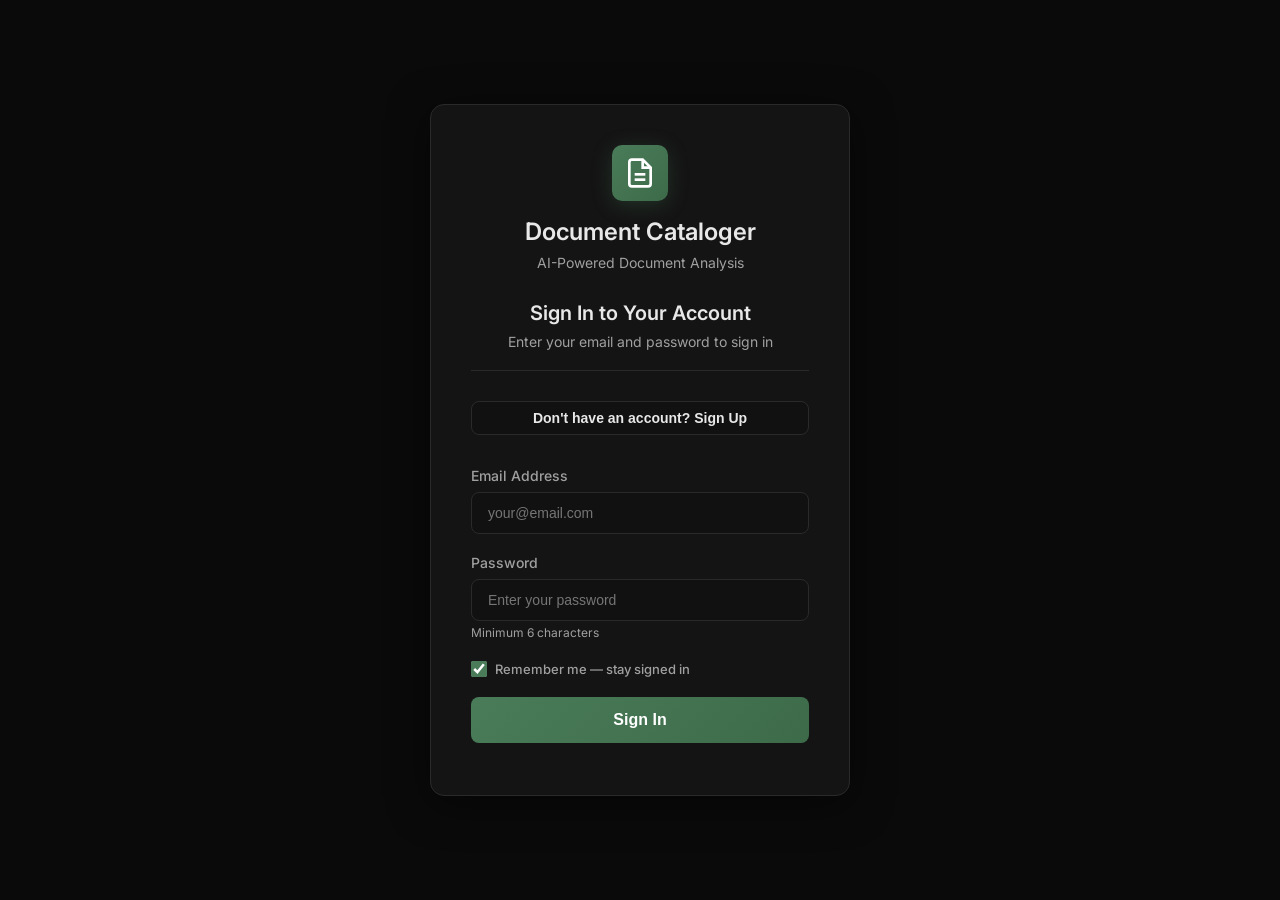
<file: app/static/auth.html>
<!doctype html>
<html lang="en">
  <head>
    <meta charset="UTF-8" />
    <meta name="viewport" content="width=device-width, initial-scale=1.0" />
    <title>Login - RAG Document Cataloger</title>
    <link
      href="https://fonts.googleapis.com/css2?family=Inter:wght@300;400;500;600;700&display=swap"
      rel="stylesheet"
    />
    <style>
      * {
        margin: 0;
        padding: 0;
        box-sizing: border-box;
      }

      :root {
        --bg-primary: #0a0a0a;
        --bg-secondary: #111111;
        --bg-card: #141414;
        --bg-hover: #1f1f1f;
        --green-primary: #4a7c59;
        --green-light: #5d9b6e;
        --green-dark: #3d6b4a;
        --green-glow: rgba(74, 124, 89, 0.3);
        --text-primary: #e8e8e8;
        --text-secondary: #a0a0a0;
        --text-muted: #666666;
        --border-color: #2a2a2a;
        --danger: #c45c5c;
        --success: #4a7c59;
      }

      body {
        font-family:
          "Inter",
          -apple-system,
          BlinkMacSystemFont,
          "Segoe UI",
          Roboto,
          sans-serif;
        background: var(--bg-primary);
        min-height: 100vh;
        display: flex;
        align-items: center;
        justify-content: center;
        padding: 20px;
        color: var(--text-primary);
      }

      .auth-container {
        background: var(--bg-card);
        border: 1px solid var(--border-color);
        border-radius: 14px;
        box-shadow: 0 8px 40px rgba(0, 0, 0, 0.5);
        width: 100%;
        max-width: 420px;
        padding: 40px;
      }

      .logo {
        text-align: center;
        margin-bottom: 30px;
      }

      .logo-icon {
        width: 56px;
        height: 56px;
        background: linear-gradient(
          135deg,
          var(--green-primary),
          var(--green-dark)
        );
        border-radius: 10px;
        display: flex;
        align-items: center;
        justify-content: center;
        margin: 0 auto 16px;
        box-shadow: 0 4px 20px var(--green-glow);
      }

      .logo-icon svg {
        color: white;
      }

      .logo h1 {
        color: var(--text-primary);
        font-size: 24px;
        margin-bottom: 8px;
        font-weight: 600;
      }

      .logo p {
        color: var(--text-secondary);
        font-size: 14px;
      }

      .page-title {
        text-align: center;
        margin-bottom: 30px;
        padding-bottom: 20px;
        border-bottom: 1px solid var(--border-color);
      }

      .page-title h2 {
        color: var(--text-primary);
        font-size: 20px;
        font-weight: 600;
      }

      .page-title p {
        color: var(--text-secondary);
        font-size: 14px;
        margin-top: 8px;
      }

      .form-group {
        margin-bottom: 20px;
      }

      label {
        display: block;
        margin-bottom: 8px;
        color: var(--text-secondary);
        font-weight: 500;
        font-size: 14px;
      }

      input {
        width: 100%;
        padding: 12px 16px;
        background: var(--bg-secondary);
        border: 1px solid var(--border-color);
        border-radius: 8px;
        font-size: 14px;
        color: var(--text-primary);
        transition: all 0.2s ease;
      }

      input:focus {
        outline: none;
        border-color: var(--green-primary);
        background: var(--bg-hover);
      }

      .btn {
        width: 100%;
        padding: 14px;
        border: none;
        border-radius: 8px;
        font-size: 16px;
        font-weight: 600;
        cursor: pointer;
        transition: all 0.2s ease;
        margin-bottom: 12px;
      }

      .btn-primary {
        background: linear-gradient(
          135deg,
          var(--green-primary),
          var(--green-dark)
        );
        color: white;
      }

      .btn-primary:hover:not(:disabled) {
        background: var(--green-light);
        transform: translateY(-2px);
        box-shadow: 0 8px 20px var(--green-glow);
      }

      .btn-primary:active {
        transform: translateY(0);
      }

      .btn-primary:disabled {
        opacity: 0.6;
        cursor: not-allowed;
      }

      .btn-secondary {
        background: var(--bg-secondary);
        color: var(--text-primary);
        border: 1px solid var(--border-color);
      }

      .btn-secondary:hover {
        background: var(--bg-hover);
        border-color: var(--green-primary);
      }

      .error-message {
        background: rgba(196, 92, 92, 0.1);
        border: 1px solid var(--danger);
        color: var(--danger);
        padding: 12px;
        border-radius: 8px;
        margin-bottom: 16px;
        font-size: 14px;
        display: none;
      }

      .success-message {
        background: rgba(74, 124, 89, 0.1);
        border: 1px solid var(--success);
        color: var(--green-light);
        padding: 12px;
        border-radius: 8px;
        margin-bottom: 16px;
        font-size: 14px;
        display: none;
      }

      .loading {
        display: none;
        text-align: center;
        color: var(--green-primary);
        margin-top: 16px;
      }

      .spinner {
        border: 3px solid var(--bg-secondary);
        border-top: 3px solid var(--green-primary);
        border-radius: 50%;
        width: 30px;
        height: 30px;
        animation: spin 1s linear infinite;
        margin: 0 auto 12px;
      }

      @keyframes spin {
        0% {
          transform: rotate(0deg);
        }
        100% {
          transform: rotate(360deg);
        }
      }

      .step {
        display: none;
      }

      .step.active {
        display: block;
      }

      .back-button {
        margin-top: 16px;
        text-align: center;
      }

      .back-button a {
        color: var(--text-secondary);
        text-decoration: none;
        font-size: 14px;
        cursor: pointer;
      }

      .back-button a:hover {
        color: var(--green-primary);
      }

      .code-input {
        text-align: center;
        font-size: 24px;
        letter-spacing: 10px;
        font-family: "Courier New", monospace;
        font-weight: bold;
      }

      .info-box {
        background: rgba(74, 124, 89, 0.1);
        border: 1px solid var(--green-primary);
        border-radius: 8px;
        padding: 12px;
        margin-bottom: 20px;
        font-size: 13px;
        color: var(--text-secondary);
      }

      .info-box strong {
        color: var(--green-light);
      }

      .remember-me {
        display: flex;
        align-items: center;
        gap: 8px;
        margin-bottom: 20px;
        cursor: pointer;
      }

      .remember-me input[type="checkbox"] {
        width: 16px;
        height: 16px;
        accent-color: var(--green-primary);
        cursor: pointer;
      }

      .remember-me label {
        margin-bottom: 0;
        cursor: pointer;
        user-select: none;
        font-size: 13px;
        color: var(--text-secondary);
      }
    </style>
  </head>
  <body>
    <div class="auth-container">
      <div class="logo">
        <div class="logo-icon">
          <svg
            width="32"
            height="32"
            viewBox="0 0 24 24"
            fill="none"
            stroke="currentColor"
            stroke-width="2"
          >
            <path
              d="M14 2H6a2 2 0 0 0-2 2v16a2 2 0 0 0 2 2h12a2 2 0 0 0 2-2V8z"
            ></path>
            <polyline points="14 2 14 8 20 8"></polyline>
            <line x1="16" y1="13" x2="8" y2="13"></line>
            <line x1="16" y1="17" x2="8" y2="17"></line>
          </svg>
        </div>
        <h1>Document Cataloger</h1>
        <p>AI-Powered Document Analysis</p>
      </div>

      <div class="page-title">
        <h2 id="page-title-text">Sign In to Your Account</h2>
        <p id="page-subtitle">Enter your email and password to sign in</p>
      </div>

      <div id="error-message" class="error-message"></div>
      <div id="success-message" class="success-message"></div>

      <!-- Mode Toggle -->
      <div style="text-align: center; margin-bottom: 20px">
        <button
          id="toggle-mode-btn"
          class="btn btn-secondary"
          onclick="toggleMode()"
          style="padding: 8px 20px; font-size: 14px"
        >
          Don't have an account? Sign Up
        </button>
      </div>

      <!-- Step 1: Enter Email and Password -->
      <div id="step1" class="step active">
        <form onsubmit="handleAuth(event)">
          <div class="form-group">
            <label for="email">Email Address</label>
            <input
              type="email"
              id="email"
              required
              placeholder="your@email.com"
              autocomplete="email"
            />
          </div>
          <div class="form-group">
            <label for="password-step1">Password</label>
            <input
              type="password"
              id="password-step1"
              required
              placeholder="Enter your password"
              autocomplete="current-password"
              minlength="6"
            />
            <small style="color: var(--text-secondary); font-size: 12px"
              >Minimum 6 characters</small
            >
          </div>
          <div class="remember-me">
            <input type="checkbox" id="remember-me" checked />
            <label for="remember-me">Remember me — stay signed in</label>
          </div>
          <button type="submit" class="btn btn-primary" id="auth-btn">
            Sign In
          </button>
        </form>
      </div>

      <!-- Step 2: Enter Verification Code and Password -->
      <div id="step2" class="step">
        <div class="info-box">
          <strong>Check your email!</strong><br />
          We've sent a 6-digit verification code to
          <span id="user-email"></span>
        </div>

        <form onsubmit="handleVerifyLogin(event)">
          <div class="form-group">
            <label for="code">Verification Code</label>
            <input
              type="text"
              id="code"
              required
              placeholder="000000"
              maxlength="6"
              pattern="[0-9]{6}"
              class="code-input"
              autocomplete="off"
            />
          </div>
          <button type="submit" class="btn btn-primary" id="login-btn">
            Verify & Sign In
          </button>
          <button
            type="button"
            class="btn btn-secondary"
            onclick="resendCode()"
          >
            Resend Code
          </button>
        </form>

        <div class="back-button">
          <a onclick="backToStep1()">← Use different email</a>
        </div>
      </div>

      <div id="loading" class="loading">
        <div class="spinner"></div>
        <p id="loading-text">Processing...</p>
      </div>
    </div>

    <script>
      const API_BASE = "/auth";
      let currentEmail = "";
      let isSignupMode = false; // Track if we're in signup or login mode
      let pendingVerificationFromSignup = false;

      // Auto-redirect if already authenticated
      (function checkExistingAuth() {
        const token = localStorage.getItem("token");
        const cookie = document.cookie
          .split("; ")
          .find((c) => c.startsWith("auth_token="));
        if (token || cookie) {
          window.location.href = "/static/index.html";
        }
      })();

      function showError(message) {
        const errorEl = document.getElementById("error-message");
        errorEl.textContent = message;
        errorEl.style.display = "block";
        document.getElementById("success-message").style.display = "none";
      }

      function showSuccess(message) {
        const successEl = document.getElementById("success-message");
        successEl.textContent = message;
        successEl.style.display = "block";
        document.getElementById("error-message").style.display = "none";
      }

      function hideMessages() {
        document.getElementById("error-message").style.display = "none";
        document.getElementById("success-message").style.display = "none";
      }

      function showLoading(show, text = "Processing...") {
        document.getElementById("loading").style.display = show
          ? "block"
          : "none";
        document.getElementById("loading-text").textContent = text;
      }

      function toggleMode() {
        isSignupMode = !isSignupMode;
        pendingVerificationFromSignup = false;
        const titleEl = document.getElementById("page-title-text");
        const subtitleEl = document.getElementById("page-subtitle");
        const authBtn = document.getElementById("auth-btn");
        const toggleBtn = document.getElementById("toggle-mode-btn");

        if (isSignupMode) {
          titleEl.textContent = "Create Your Account";
          subtitleEl.textContent =
            "Sign up to get started with Document Cataloger";
          authBtn.textContent = "Create Account";
          toggleBtn.textContent = "Already have an account? Sign In";
        } else {
          titleEl.textContent = "Sign In to Your Account";
          subtitleEl.textContent = "Enter your email and password to sign in";
          authBtn.textContent = "Sign In";
          toggleBtn.textContent = "Don't have an account? Sign Up";
        }
        hideMessages();
      }

      function showStep(stepNumber) {
        document.querySelectorAll(".step").forEach((step) => {
          step.classList.remove("active");
        });
        document.getElementById(`step${stepNumber}`).classList.add("active");
        hideMessages();
      }

      async function handleAuth(event) {
        event.preventDefault();
        hideMessages();

        const email = document.getElementById("email").value;
        const password = document.getElementById("password-step1").value;
        currentEmail = email;

        if (isSignupMode) {
          await handleRegister(email, password);
        } else {
          await handlePasswordLogin(email, password);
        }
      }

      function persistToken(token) {
        const rememberMe = document.getElementById("remember-me").checked;

        localStorage.setItem("token", token);

        if (rememberMe) {
          document.cookie = `auth_token=${token}; path=/; max-age=${30 * 24 * 60 * 60}; SameSite=Lax`;
        } else {
          document.cookie = `auth_token=${token}; path=/; SameSite=Lax`;
        }
      }

      async function handleRegister(email, password) {
        const authBtn = document.getElementById("auth-btn");
        authBtn.disabled = true;
        authBtn.textContent = "Creating Account...";
        showLoading(true, "Creating your account...");

        try {
          const response = await fetch(`${API_BASE}/register`, {
            method: "POST",
            headers: { "Content-Type": "application/json" },
            body: JSON.stringify({ email, password }),
          });

          const data = await response.json();

          if (response.ok) {
            pendingVerificationFromSignup = true;
            showSuccess(
              "Account created! Verification code sent. Check your email.",
            );
            document.getElementById("user-email").textContent = email;
            setTimeout(() => {
              showStep(2);
              document.getElementById("page-title-text").textContent =
                "Enter Verification Code";
              document.getElementById("page-subtitle").textContent =
                "Check your email for the 6-digit code";
            }, 800);
          } else {
            showError(data.detail || "Registration failed. Please try again.");
            authBtn.disabled = false;
            authBtn.textContent = "Create Account";
          }
        } catch (error) {
          showError("Network error. Please try again.");
          authBtn.disabled = false;
          authBtn.textContent = "Create Account";
        } finally {
          showLoading(false);
        }
      }

      async function handlePasswordLogin(email, password) {
        const authBtn = document.getElementById("auth-btn");
        authBtn.disabled = true;
        authBtn.textContent = "Signing in...";
        showLoading(true, "Signing you in...");

        try {
          const response = await fetch(`${API_BASE}/login`, {
            method: "POST",
            headers: { "Content-Type": "application/json" },
            body: JSON.stringify({ email, password }),
          });

          const data = await response.json();

          if (response.ok) {
            persistToken(data.access_token);
            showSuccess("Login successful! Redirecting...");
            setTimeout(() => {
              window.location.href = "/static/index.html";
            }, 800);
            return;
          }

          // If the account exists but isn't verified, guide user through verification
          if (response.status === 403) {
            showSuccess("Email not verified. Sending verification code...");
            await handleSendCode(email, password);
            return;
          }

          showError(data.detail || "Login failed. Please try again.");
        } catch (error) {
          showError("Network error. Please try again.");
        } finally {
          authBtn.disabled = false;
          authBtn.textContent = isSignupMode ? "Create Account" : "Sign In";
          showLoading(false);
        }
      }

      async function handleSendCode(email, password) {
        const authBtn = document.getElementById("auth-btn");
        authBtn.disabled = true;
        authBtn.textContent = "Sending...";
        showLoading(true, "Validating credentials and sending code...");

        try {
          const response = await fetch(`${API_BASE}/send-code`, {
            method: "POST",
            headers: { "Content-Type": "application/json" },
            body: JSON.stringify({ email, password }),
          });

          const data = await response.json();

          if (response.ok) {
            showSuccess("Verification code sent! Check your email.");
            document.getElementById("user-email").textContent = email;
            setTimeout(() => {
              showStep(2);
              document.getElementById("page-title-text").textContent =
                "Enter Verification Code";
              document.getElementById("page-subtitle").textContent =
                "Check your email for the 6-digit code";
            }, 1500);
          } else {
            showError(data.detail || "Failed to send code. Please try again.");
            authBtn.disabled = false;
            authBtn.textContent = isSignupMode ? "Create Account" : "Sign In";
          }
        } catch (error) {
          showError("Network error. Please try again.");
          authBtn.disabled = false;
          authBtn.textContent = isSignupMode ? "Create Account" : "Sign In";
        } finally {
          showLoading(false);
        }
      }

      async function handleVerifyLogin(event) {
        event.preventDefault();
        hideMessages();

        const code = document.getElementById("code").value;

        const loginBtn = document.getElementById("login-btn");
        loginBtn.disabled = true;
        loginBtn.textContent = "Verifying...";
        showLoading(true, "Verifying code and logging in...");

        try {
          const response = await fetch(`${API_BASE}/verify-login`, {
            method: "POST",
            headers: { "Content-Type": "application/json" },
            body: JSON.stringify({
              email: currentEmail,
              code: code,
            }),
          });

          const data = await response.json();

          if (response.ok) {
            const token = data.access_token;

            persistToken(token);

            showSuccess("Login successful! Redirecting...");
            setTimeout(() => {
              window.location.href = "/static/index.html";
            }, 1000);
          } else {
            showError(
              data.detail || "Invalid verification code. Please try again.",
            );
            loginBtn.disabled = false;
            loginBtn.textContent = "Verify & Sign In";
          }
        } catch (error) {
          showError("Network error. Please try again.");
          loginBtn.disabled = false;
          loginBtn.textContent = "Verify & Sign In";
        } finally {
          showLoading(false);
        }
      }

      async function resendCode() {
        hideMessages();

        // Get the password from step 1 (need to store it)
        const password = document.getElementById("password-step1").value;
        if (!password) {
          showError("Please go back and re-enter your credentials.");
          return;
        }

        showLoading(true, "Resending code...");

        try {
          const response = await fetch(`${API_BASE}/send-code`, {
            method: "POST",
            headers: { "Content-Type": "application/json" },
            body: JSON.stringify({ email: currentEmail, password: password }),
          });

          const data = await response.json();

          if (response.ok) {
            showSuccess("New verification code sent! Check your email.");
          } else {
            showError(data.detail || "Failed to resend code.");
          }
        } catch (error) {
          showError("Network error. Please try again.");
        } finally {
          showLoading(false);
        }
      }

      function backToStep1() {
        showStep(1);
        const titleEl = document.getElementById("page-title-text");
        const subtitleEl = document.getElementById("page-subtitle");
        const authBtn = document.getElementById("auth-btn");

        if (pendingVerificationFromSignup) {
          isSignupMode = true;
          titleEl.textContent = "Create Your Account";
          subtitleEl.textContent =
            "Sign up to get started with Document Cataloger";
          authBtn.textContent = "Create Account";
          document.getElementById("toggle-mode-btn").textContent =
            "Already have an account? Sign In";
        } else {
          isSignupMode = false;
          titleEl.textContent = "Sign In to Your Account";
          subtitleEl.textContent = "Enter your email and password to sign in";
          authBtn.textContent = "Sign In";
          document.getElementById("toggle-mode-btn").textContent =
            "Don't have an account? Sign Up";
        }

        document.getElementById("email").value = currentEmail;
        document.getElementById("code").value = "";
        authBtn.disabled = false;
      }

      // Auto-format code input (optional)
      document.getElementById("code")?.addEventListener("input", function (e) {
        this.value = this.value.replace(/[^0-9]/g, "");
      });
    </script>
  </body>
</html>
</file>
